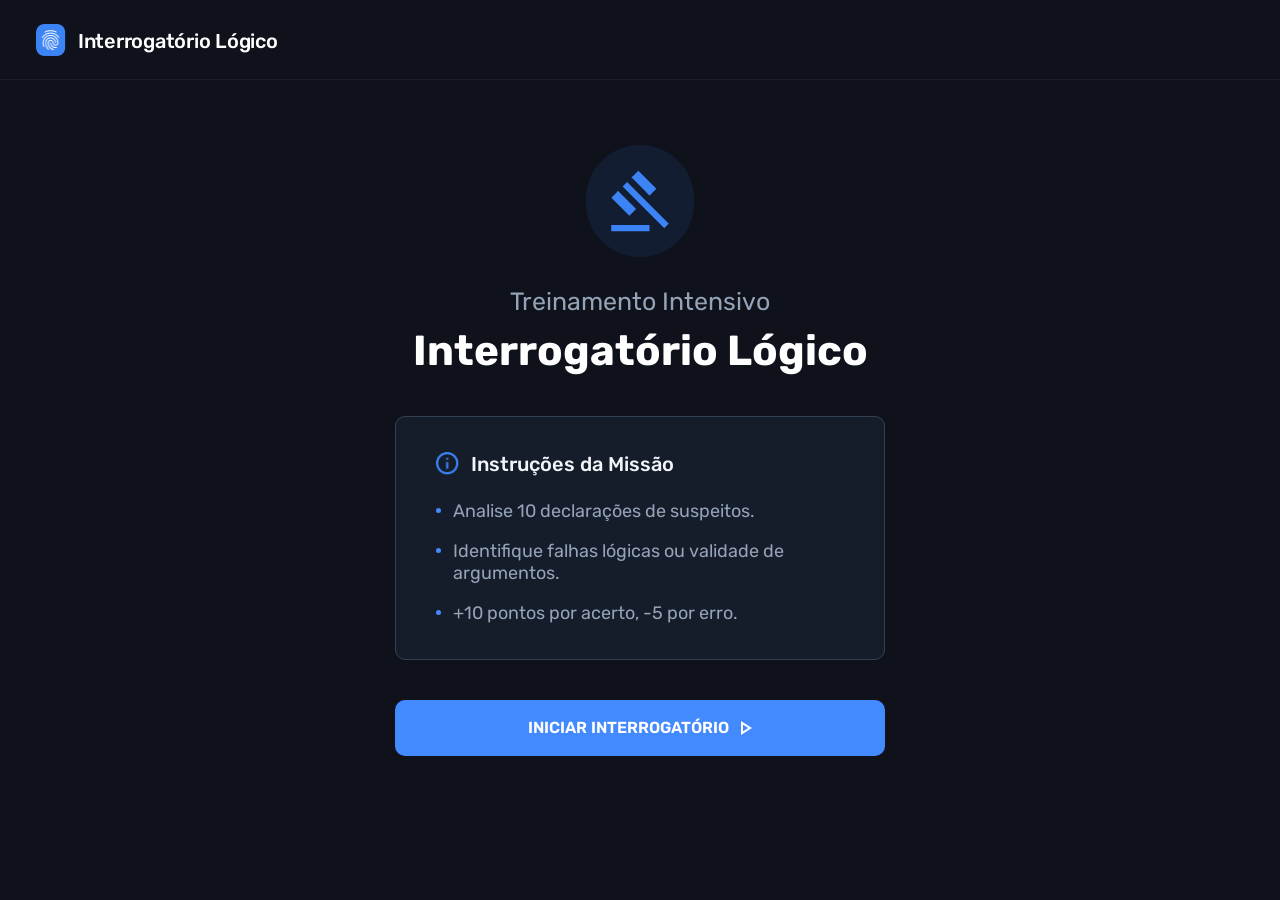
<file: index.html>
<!DOCTYPE html>
<html lang="pt-BR">

<head>
    <meta charset="UTF-8">
    <meta name="viewport" content="width=device-width, initial-scale=1.0">
    <title>Interrogatório Lógico - Início</title>
    <link rel="preconnect" href="https://fonts.googleapis.com">
    <link rel="preconnect" href="https://fonts.gstatic.com" crossorigin>
    <link href="https://fonts.googleapis.com/css2?family=Rubik:wght@400;500;700&display=swap" rel="stylesheet">
    <link rel="stylesheet" href="css/style.css">
</head>

<body>
    <div id="app">
        <div id="screen-start" class="screen active">
            <header class="top-bar">
                <img src="img/Header_icon.png" alt="Icon" class="header-icon">
                <span class="header-title">Interrogatório Lógico</span>
            </header>

            <main class="start-content">
                <img src="img/Main_icon.png" alt="Main Icon" class="main-icon">
                <h2 class="start-subtitle">Treinamento Intensivo</h2>
                <h1 class="start-title">Interrogatório Lógico</h1>

                <div class="instructions-card">
                    <div class="card-header">
                        <img src="img/Info_icon.png" alt="Info" class="info-icon">
                        <h3>Instruções da Missão</h3>
                    </div>
                    <ul class="mission-list">
                        <li><span class="bullet-dot"></span> Analise 10 declarações de suspeitos.</li>
                        <li><span class="bullet-dot"></span> Identifique falhas lógicas ou validade de argumentos.</li>
                        <li><span class="bullet-dot"></span> +10 pontos por acerto, -5 por erro.</li>
                    </ul>
                </div>

                <button class="btn-start" onclick="window.location.href='caso01.html'">
                    INICIAR INTERROGATÓRIO
                    <img src="img/Play.png" alt="Play" class="play-icon">
                </button>
            </main>
        </div>
    </div>

        <audio id="snd-btn-padrao" src="audio/Button Padrão.mp3" preload="auto"></audio>
    <script src="js/script.js"></script>
</body>

</html>
</file>
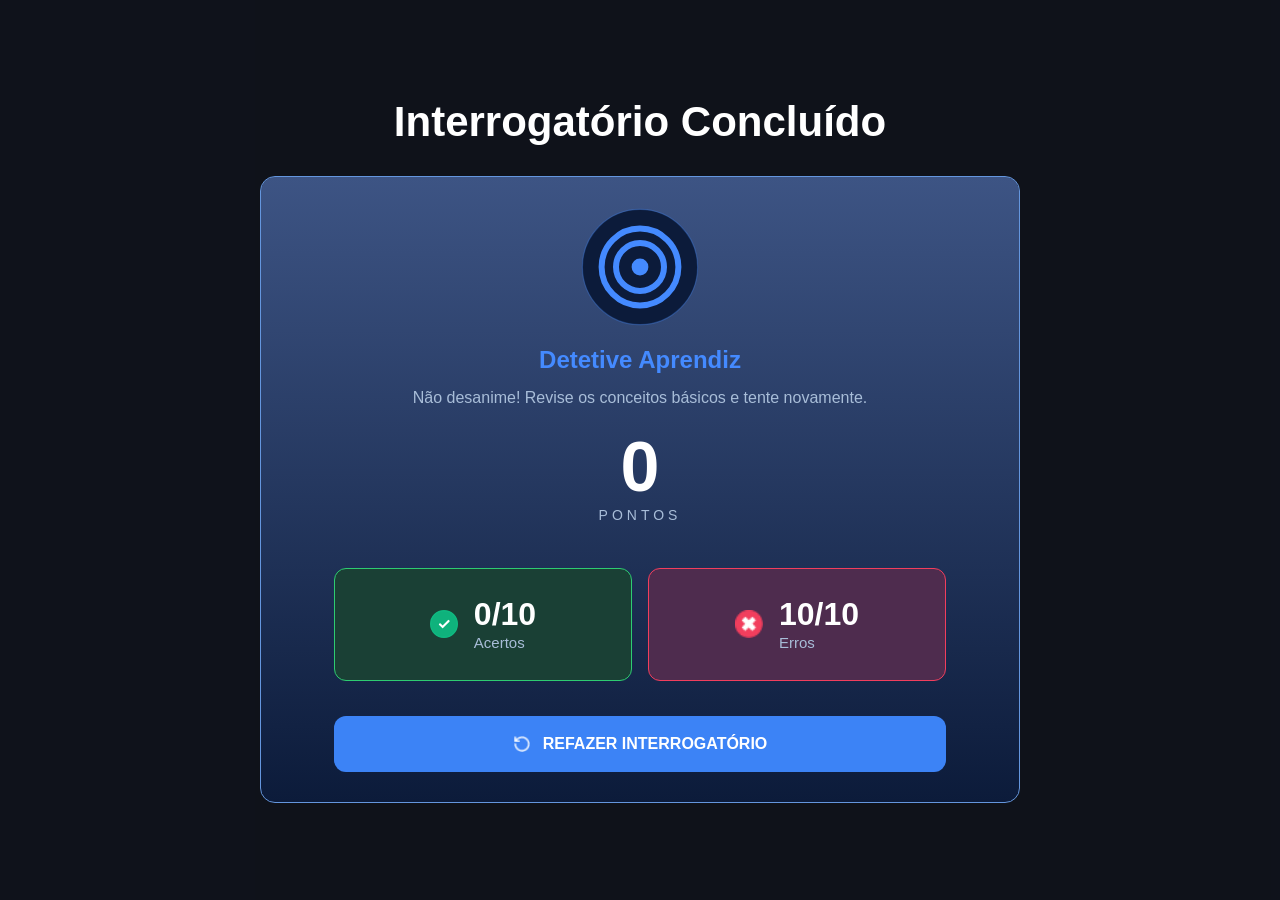
<file: tela-final.html>
<!DOCTYPE html>
<html lang="pt-BR">
<head>
    <meta charset="UTF-8">
    <meta name="viewport" content="width=device-width, initial-scale=1.0">
    <title>Interrogatório Concluído</title>
    <link rel="stylesheet" href="css/style.css">
</head>
<body onload="carregarRelatorioFinal()">
    <div id="app" class="final-screen-active" style="justify-content: center; align-items: center; background: rgba(15, 18, 27, 0.95);">

        <div class="final-card">
            <h1 class="main-final-title">Interrogatório Concluído</h1>

            <div class="modal-content final-layout">
                <div class="rank-icon-container">
                    <svg width="120" height="120" viewBox="0 0 100 100" xmlns="http://www.w3.org/2000/svg">
                        <circle cx="50" cy="50" r="48" fill="#0C1B3A" stroke="#448aff" stroke-width="1" stroke-opacity="0.3"/>
                        <circle cx="50" cy="50" r="32" fill="none" stroke="#448aff" stroke-width="5"/>
                        <circle cx="50" cy="50" r="20" fill="none" stroke="#448aff" stroke-width="5"/>
                        <circle cx="50" cy="50" r="7" fill="#448aff"/>
                    </svg>
                </div>

                <h2 id="final-rank-title" class="final-title">Raciocínio Afiado</h2>
                <p class="final-subtitle">Parabéns, Investigador! Você está no caminho certo.</p>

                <div class="final-score-container">
                    <h3 id="final-score" class="final-score">0</h3>
                    <span class="final-score-label">PONTOS</span>
                </div>

                <div class="final-stats-grid">
                    <div class="final-stat-card acertos">
                        <img src="img/IconCheck.svg" alt="Check" class="final-stat-icon-img">
                        <div class="stat-info">
                            <p id="final-correct" class="final-stat-value">0/10</p>
                            <p class="final-stat-label">Acertos</p>
                        </div>
                    </div>

                    <div class="final-stat-card erros">
                        <img src="img/IconErro.png" alt="Erro" class="final-stat-icon-img">
                        <div class="stat-info">
                            <p id="final-wrong" class="final-stat-value">10/10</p>
                            <p class="final-stat-label">Erros</p>
                        </div>
                    </div>
                </div>

                <button class="btn-reiniciar" onclick="reiniciarJogo()" onmouseenter="tocarSom('snd-btn-padrao')">
                    <img src="img/Retry_icon.png" alt="Retry">
                    REFAZER INTERROGATÓRIO
                </button>
            </div>
        </div>
    </div>

    <audio id="snd-btn-padrao" src="audio/Button Padrão.mp3" preload="auto"></audio>
    <script src="js/script.js"></script>
</body>
</html>
</file>
<file: css/style.css>
/* ====== VARIÁVEIS GERAIS E TIPOGRAFIA ====== */
:root {
    --bg-dark: #0f121b;
    --panel-bg: #1a1e2e;
    --panel-border: rgba(51, 65, 85, 1);
    --text-main: #ffffff;
    --text-muted: rgba(148, 163, 184, 1);
    --accent-blue: #448aff;
    --accent-blue-hover: #2979ff;
    --success: #10b981;
    --error: #ef4444;
    --warning: #f59e0b;
    --font-rubik: 'Rubik', sans-serif;
}

* {
    box-sizing: border-box;
    margin: 0;
    padding: 0;
}

body {
    background-color: var(--bg-dark);
    font-family: var(--font-rubik);
    color: var(--text-main);
    min-height: 100vh;
    display: flex;
    justify-content: center;
    align-items: center;
    overflow-x: hidden;
    user-select: none;
    -webkit-user-select: none;
}

.hidden {
    display: none !important;
}

#app {
    width: 100%;
    min-height: 100vh;
    height: auto;
    display: flex;
    justify-content: center;
    align-items: center;
    padding: 20px;
    overflow-y: auto;
}

.screen {
    width: 100%;
    height: 100%;
    display: none;
    flex-direction: column;
}

.screen.active {
    display: flex;
}

/* ================================================= */
/* ====== TELA 1: INICIAL (PIXEL-PERFECT) ====== */
/* ================================================= */

#screen-start {
    background-color: var(--bg-dark);
    display: flex;
    align-items: center;
    justify-content: center;
}

.top-bar {
    position: absolute;
    top: 0;
    left: 0;
    width: 100%;
    height: 80px;
    padding: 0 36px;
    display: flex;
    align-items: center;
    justify-content: flex-start;
    gap: 12px;
    border-bottom: 1px solid rgba(255, 255, 255, 0.05);
    background-color: var(--bg-dark);
    z-index: 50;
}

.header-icon {
    width: 30px;
    height: 32px;
    border-radius: 8px;
}

.header-title {
    font-size: 20px;
    font-weight: 500;
    letter-spacing: -0.26px;
    color: #ffffff;
    margin-top: 2px;
}

.start-content {
    display: flex;
    flex-direction: column;
    align-items: center;
    text-align: center;
    width: 100%;
    max-width: 530px;
    margin: 0 auto;
    padding: 0 20px;
}

.main-icon {
    width: 108px;
    height: 112px;
    margin-bottom: 30px;
}

.start-subtitle {
    font-size: 25px;
    font-weight: 400;
    color: var(--text-muted);
    text-align: center;
    margin-bottom: 10px;
}

.start-title {
    font-size: 42px;
    font-weight: 700;
    margin-bottom: 40px;
    color: #ffffff;
    width: 100%;
    white-space: nowrap;
}

.instructions-card {
    width: 100%;
    box-sizing: border-box;
    background: rgba(30, 41, 59, 0.5);
    border: 1px solid var(--panel-border);
    border-radius: 10px;
    padding: 35px 40px;
    margin-bottom: 40px;
    text-align: left;
}

.card-header {
    display: flex;
    align-items: center;
    gap: 12px;
    margin-bottom: 24px;
}

.info-icon {
    width: 23px;
    height: 23px;
}

.card-header h3 {
    font-size: 20px;
    font-weight: 500;
    color: rgba(241, 245, 249, 1);
}

.mission-list {
    list-style: none;
    display: flex;
    flex-direction: column;
    gap: 18px;
}

.mission-list li {
    font-size: 18px;
    font-weight: 400;
    color: var(--text-muted);
    display: flex;
    align-items: flex-start;
    gap: 12px;
}

.bullet-dot {
    width: 5px;
    height: 5px;
    background-color: var(--accent-blue);
    border-radius: 50%;
    display: inline-block;
    flex-shrink: 0;
    margin-top: 8px;
}

.btn-start {
    width: 100%;
    height: 56px;
    background-color: var(--accent-blue);
    border: none;
    border-radius: 10px;
    color: #ffffff;
    font-family: var(--font-rubik);
    font-size: 16px;
    font-weight: 600;
    display: flex;
    align-items: center;
    justify-content: center;
    gap: 12px;
    cursor: pointer;
    transition: all 0.3s ease;
    box-shadow: 0 0 0 rgba(68, 138, 255, 0);
}

.btn-start:hover {
    background-color: var(--accent-blue);
    box-shadow: 0 0 20px rgba(68, 138, 255, 0.7);
}

.play-icon {
    width: 11px;
    height: 14px;
}

/* ================================================= */
/* ====== TELA 2: INTERROGATÓRIO (NOVO LAYOUT) ===== */
/* ================================================= */

#screen-game {
    width: 100%;
    height: 100vh;
    display: flex;
    flex-direction: row;
    justify-content: center;
    align-items: flex-start;
    padding-top: 120px;
    overflow-y: auto;
}

.game-container {
    display: flex;
    justify-content: center;
    gap: 60px;
    width: max-content;
    margin: 0 auto;
    padding-bottom: 40px;
}

/* --- COLUNA DA ESQUERDA --- */
.game-col-left {
    width: 431px;
    display: flex;
    flex-direction: column;
}

.case-header-left {
    margin-bottom: 20px;
}

.case-number {
    font-size: 20px;
    font-weight: 700;
    color: #ffffff;
    margin-bottom: 5px;
    text-transform: uppercase;
}

.case-number span {
    font-weight: 400;
}

.case-difficulty {
    font-size: 14px;
    color: var(--text-muted);
}

.diff-badge {
    border-bottom: 2px solid;
    padding-bottom: 2px;
    font-weight: 600;
    margin-left: 5px;
}

.diff-facil { color: #10b981; border-color: #10b981; }
.diff-media { color: #f59e0b; border-color: #f59e0b; }
.diff-dificil { color: #ef4444; border-color: #ef4444; }

.suspect-photo-container {
    margin-bottom: 20px;
}

.suspect-img {
    width: 100%;
    max-width: 431px;
    height: auto;
    border-radius: 12px;
    display: block;
    margin: 0 auto 25px;
    object-fit: cover;
}

.suspect-statement-box {
    width: 100% !important;
    max-width: 427px;
    min-height: 123px;
    background: #0F172A;
    border-radius: 12px;
    padding: 24px;
    border-left: 4px solid var(--accent-blue);
    display: flex;
    flex-direction: column;
    justify-content: center;
    margin: 0 auto 25px;
    box-sizing: border-box;
}

.suspect-statement-box h4 {
    font-size: 12px;
    color: var(--accent-blue);
    text-transform: uppercase;
    letter-spacing: 1px;
    margin-bottom: 12px;
}

.suspect-statement-box p {
    font-size: 16px;
    line-height: 1.5;
    color: #f8fafc;
}

/* --- COLUNA DA DIREITA --- */
.game-col-right {
    width: 539px;
    display: flex;
    flex-direction: column;
}

/* Status do Topo */
.stats-header-right {
    display: flex;
    gap: 30px;
    font-size: 18px;
    font-weight: 600;
    margin-bottom: 55px; /* Aumentado para dar mais respiro */
    width: 100%;
}

.stat-box {
    flex: 1;
}

.stat-labels {
    display: flex;
    justify-content: space-between;
    align-items: center;
    margin-bottom: 8px;
}

.stat-title {
    font-size: 12px;
    color: var(--text-muted);
}

.stat-value {
    font-size: 16px;
    font-weight: 600;
    color: var(--accent-blue);
    display: flex;
    align-items: center;
    gap: 5px;
}

.progress-bar-container {
    height: 8px; /* Altura diminuída para o meio-termo ideal */
    background: rgba(255, 255, 255, 0.1);
    border-radius: 4px; /* Raio ajustado */
    overflow: hidden;
}

.progress-bar {
    width: 100%;
    height: 100%;
    background: rgba(255, 255, 255, 0.1);
    border-radius: 4px; /* Raio ajustado */
    overflow: hidden;
}

.progress-fill {
    height: 100%;
    background: var(--accent-blue);
    width: 100%;
    transition: width 1s linear;
}

.score-fill {
    height: 100%;
    width: 0%;
    background: var(--accent-blue);
    transition: width 0.5s ease;
}

/* Área de Perguntas */
.question-container {
    margin-bottom: 10px;
}

.question-container h3 {
    font-size: 18px;
    font-weight: 600;
    color: #ffffff;
    margin-bottom: 5px;
}

.question-text {
    font-size: 15px;
    color: var(--text-muted);
    margin-bottom: 24px;
}

/* Opções */
.options-list {
    display: flex;
    flex-direction: column;
    gap: 12px;
}

.option {
    display: flex;
    justify-content: space-between;
    align-items: center;
    background: transparent;
    border: 1px solid rgba(51, 65, 85, 1);
    padding: 16px 20px;
    border-radius: 8px;
    cursor: pointer;
    transition: 0.2s;
    font-size: 15px;
    color: var(--text-muted);
}

.option:hover { background: rgba(51, 65, 85, 0.4); }
.option.selected { border-color: var(--accent-blue); background: rgba(68, 138, 255, 0.1); color: #ffffff; }
.option.correct { border-color: #10b981; background: rgba(16, 185, 129, 0.1); color: #10b981; }
.option.wrong { border-color: #ef4444; background: rgba(239, 68, 68, 0.1); color: #ef4444; }

/* Ícones Gerais */
.icon-micro { width: 14px; height: 14px; flex-shrink: 0; object-fit: contain; }
.icon-small { width: 16px; height: 16px; flex-shrink: 0; object-fit: contain; }
.icon-medium { width: 24px; height: 24px; flex-shrink: 0; object-fit: contain; }
.opt-icon { width: 20px; height: 20px; flex-shrink: 0; object-fit: contain; }

/* Botão Confirmar Padrão */
.btn-game-action {
    width: 100% !important;
    max-width: 539px;
    height: 56px;
    background: #707070;
    border: none;
    border-radius: 8px;
    color: #ffffff;
    font-family: var(--font-rubik);
    font-size: 17px;
    font-weight: 500;
    cursor: not-allowed;
    transition: all 0.3s ease;

    /* Espaçamento ajustado: empurrado para baixo */
    margin-top: 40px;
    margin-bottom: 20px;
    margin-left: auto;
    margin-right: auto;

    display: flex;
    align-items: center;
    justify-content: center;
}

.btn-game-action.active-ready { background-color: var(--accent-blue); cursor: pointer; }
.btn-game-action.active-ready:hover { box-shadow: 0 0 15px rgba(68, 138, 255, 0.5); }

/* ================================================= */
/* ====== LÓGICA DOS ÍCONES E HOVER NAS OPÇÕES ===== */
/* ================================================= */

.option .opt-icon { display: none !important; }
.options-list:not(.locked) .option:hover .correct-icon { display: block !important; opacity: 0.5; }
.option.selected .correct-icon { display: block !important; opacity: 1; }
.option.correct .correct-icon { display: block !important; opacity: 1; }
.option.wrong .wrong-icon { display: block !important; opacity: 1; }
.option.wrong .correct-icon { display: none !important; }

/* Caixas de Feedback Novas (Acerto/Erro) */
.feedback-result-box { padding: 1.2rem; border-radius: 8px; margin-bottom: 1rem; display: flex; flex-direction: column; gap: 0.5rem; }
.feedback-result-box.correct { border: 1px solid #10b981; background: rgba(16, 185, 129, 0.05); }
.feedback-result-box.correct .feedback-header, .feedback-result-box.correct .feedback-points { color: #10b981; }
.feedback-result-box.wrong { border: 1px solid #ef4444; background: rgba(239, 68, 68, 0.05); }
.feedback-result-box.wrong .feedback-header, .feedback-result-box.wrong .feedback-points { color: #ef4444; }

.feedback-header { display: flex; align-items: center; gap: 8px; font-weight: 600; font-size: 1.1rem; }
.feedback-points { font-size: 0.9rem; opacity: 0.8; padding-left: 32px; }

.explanation-box { background: #0F172A; padding: 1.2rem; border-radius: 8px; margin-bottom: 1.5rem; }
.explanation-header { display: flex; align-items: center; gap: 8px; color: #fbbf24; margin-bottom: 0.8rem; font-weight: 500; }
.explanation-box p { color: var(--text-muted); font-size: 0.95rem; line-height: 1.5; }

/* Botão Interno de Estudo de Caso */
.btn-estudo { width: 100%; margin-top: 15px; padding: 12px; background-color: transparent; border: 1px solid rgba(148, 163, 184, 0.4); color: var(--text-muted); border-radius: 8px; font-family: var(--font-rubik); font-size: 15px; cursor: pointer; transition: 0.3s; }
.btn-estudo:hover { background-color: rgba(148, 163, 184, 0.1); color: #ffffff; }

/* ================================================= */
/* ====== BOTÃO DE PRÓXIMA (EFEITO APAGADO/ACESO) == */
/* ================================================= */

.btn-next { width: 100%; padding: 1.2rem; border-radius: 8px; border: none; font-family: var(--font-rubik); font-weight: 600; font-size: 1rem; display: flex; justify-content: center; align-items: center; gap: 10px; cursor: pointer; transition: all 0.3s ease; }
.btn-next.btn-yellow { background-color: transparent; border: 1px solid #fbbf24; color: #fbbf24; }
.btn-next.btn-yellow:hover { background-color: #fbbf24; color: #1e293b; box-shadow: 0 0 15px rgba(251, 191, 36, 0.2); }
.btn-next.btn-yellow:hover #next-btn-icon { filter: brightness(0) invert(15%); }
.btn-next.btn-dark { background-color: #1e293b; color: #ffffff; border: 1px solid rgba(51, 65, 85, 1); }
.btn-next.btn-dark:hover { background-color: #2a364a; }

/* ================================================= */
/* ====== MODAL ESTUDO DE CASO E TEMPO ESGOTADO ==== */
/* ================================================= */
.modal-overlay { position: fixed; inset: 0; background-color: rgba(15, 18, 27, 0.85); backdrop-filter: blur(4px); z-index: 100; display: flex; align-items: center; justify-content: center; }
.modal-content { background-color: #1a1e2e; border: 1px solid rgba(51, 65, 85, 1); width: 90%; max-width: 500px; padding: 3rem; border-radius: 12px; position: relative; animation: fadeIn 0.3s ease; }
.modal-content.study-case-layout { max-width: 650px; display: flex; flex-direction: column; }
.study-description { font-size: 18px; color: #ffffff; line-height: 1.6; margin-bottom: 20px; text-align: center; }
.study-tip { font-size: 16px; color: var(--text-muted); background: rgba(255, 255, 255, 0.05); padding: 15px; border-radius: 8px; margin-bottom: 30px; text-align: left; }
.btn-video-watch { width: 100%; max-width: 300px; margin: 0 auto; padding: 15px 25px; background-color: transparent; border: 1px solid #fbbf24; color: #fbbf24; border-radius: 8px; font-family: var(--font-rubik); font-weight: 600; font-size: 16px; display: flex; justify-content: center; align-items: center; cursor: pointer; transition: all 0.3s ease; }
.btn-video-watch:hover { background-color: #fbbf24; color: #1a1e2e; box-shadow: 0 0 15px rgba(251, 191, 36, 0.2); }
.video-wrapper { position: relative; width: 100%; padding-bottom: 56.25%; height: 0; margin-top: 15px; border-radius: 8px; overflow: hidden; }
.video-wrapper iframe { position: absolute; top: 0; left: 0; width: 100%; height: 100%; border: none; }
.close-modal { position: absolute; top: 15px; right: 15px; background: none; border: none; color: #94a3b8; font-size: 1.5rem; cursor: pointer; }
.close-modal:hover { color: #ffffff; }
.modal-title-yellow { color: #fbbf24; font-size: 1.5rem; margin-bottom: 1.5rem; text-align: center; text-transform: uppercase; }
.modal-text-content p { color: var(--text-muted); margin-bottom: 1rem; text-align: left; line-height: 1.6; }
.btn-modal-video { width: 100%; padding: 1.2rem; border-radius: 8px; background: transparent; border: 1px solid #fbbf24; color: #fbbf24; cursor: pointer; margin-top: 1rem; font-weight: 600; font-family: var(--font-rubik); }
.btn-modal-video:hover { background: rgba(251, 191, 36, 0.1); }
@keyframes fadeIn { from { opacity: 0; transform: translateY(10px); } to { opacity: 1; transform: translateY(0); } }

/* ================================================= */
/* ====== TELA FINAL: RELATÓRIO DE INVESTIGAÇÃO ==== */
/* ================================================= */

.final-card {
    display: flex;
    flex-direction: column;
    align-items: center;
    width: 100%;
}

.main-final-title {
    font-size: 42px;
    font-weight: 700;
    margin-bottom: 30px;
    text-align: center;
    color: #ffffff;
    width: 100%;
    max-width: 760px;
}

.modal-content.final-layout {
    all: unset;
    width: 100%;
    max-width: 760px;
    min-height: 578px;
    background: transparent linear-gradient(180deg, #3D5484 0%, #0C1B3A 100%) 0% 0% no-repeat padding-box;
    border: 1px solid #6496DE;
    border-radius: 15px;
    display: flex;
    flex-direction: column;
    align-items: center;
    justify-content: center;
    padding: 30px;
    gap: 15px;
    box-sizing: border-box;
    font-family: var(--font-rubik);
}

/* --- BLOCO DE PONTUAÇÃO (PONTOS) --- */
.final-score-container {
    display: flex;
    flex-direction: column;
    align-items: center;
    justify-content: center;
    width: 100%;
    margin-top: 10px;
    margin-bottom: 30px;
}

.final-score {
    font-size: 70px;
    font-weight: 700;
    color: #ffffff;
    line-height: 1;
    margin: 0;
    text-align: center;
}

.final-score-label {
    font-size: 14px;
    font-weight: 500;
    color: #A8BDD8;
    letter-spacing: 4px;
    text-transform: uppercase;
    margin-top: 5px;
    text-align: center;
}

/* --- QUADROS DE ACERTOS E ERROS --- */
.final-stats-grid {
    display: flex;
    gap: 16px;
    width: 100%;
    max-width: 612px;
    margin-bottom: 20px;
}

.final-stat-card {
    flex: 1;
    min-height: 113px;
    border-radius: 12px;
    display: flex;
    flex-direction: row;
    align-items: center;
    justify-content: center;
    padding: 15px 24px;
    gap: 16px;
    box-sizing: border-box;
}

.stat-info {
    display: flex;
    flex-direction: column;
    align-items: flex-start;
    justify-content: center;
}

.final-stat-card.acertos {
    background: #1A4035;
    border: 1px solid #2ECC71;
}

.final-stat-card.erros {
    background: #4E2C4E;
    border: 1px solid #F23E5D;
}

.final-stat-icon-img {
    width: 28px;
    height: 28px;
    object-fit: contain;
}

.final-stat-value {
    font-size: 32px;
    font-weight: 700;
    color: #ffffff;
    margin-bottom: 4px;
    line-height: 1;
}

.final-stat-label {
    font-size: 15px;
    color: #A8BDD8;
}

/* --- BOTÃO REFAZÊR (RETÂNGULO 6) --- */
button.btn-reiniciar {
    all: unset;
    width: 100%;
    max-width: 612px;
    height: 56px;
    background-color: #3C83F6;
    border-radius: 12px;
    color: #ffffff !important;
    font-family: var(--font-rubik);
    font-size: 16px;
    font-weight: 600;
    display: flex;
    align-items: center;
    justify-content: center;
    gap: 12px;
    cursor: pointer;
    text-transform: uppercase;
    transition: all 0.3s ease;
    box-sizing: border-box;
}

button.btn-reiniciar:hover {
    background-color: #2979ff;
    box-shadow: 0 0 20px rgba(60, 131, 246, 0.6);
}

button.btn-reiniciar img {
    width: 18px;
    height: 18px;
    filter: brightness(0) invert(1);
}

/* ================================================= */
/* ====== MEDIA QUERIES ESPECÍFICAS ================ */
/* ================================================= */

/* Tablet (768px a 1050px) */
@media (max-width: 1050px) {
    .game-container {
        flex-direction: column;
        align-items: center;
        padding: 0 20px;
    }

    .game-col-left,
    .game-col-right {
        width: 100%;
        max-width: 550px;
        display: flex;
        flex-direction: column;
        align-items: center;
    }

    .suspect-statement-box {
        text-align: center;
    }
}

/* Mobile (Abaixo de 550px) */
@media (max-width: 550px) {
    .start-title {
        font-size: 38px !important;
        line-height: 1.2;
        white-space: normal;
        text-align: center;
    }

    .start-subtitle {
        font-size: 18px;
    }

    .suspect-img {
        max-width: 90%;
    }

    .suspect-statement-box {
        max-width: 90%;
        padding: 15px;
    }

    .btn-game-action {
        max-width: 90%;
        font-size: 16px;
    }

    .top-bar {
        height: 60px;
        padding: 0 15px;
    }

    .header-title {
        font-size: 16px;
    }

    .final-stats-grid {
        flex-direction: column;
    }
}

/* Celulares Pequenos */
@media (max-width: 400px) {
    .final-score {
        font-size: 50px;
    }

    .final-stat-card {
        padding: 10px;
    }
}
</file>
